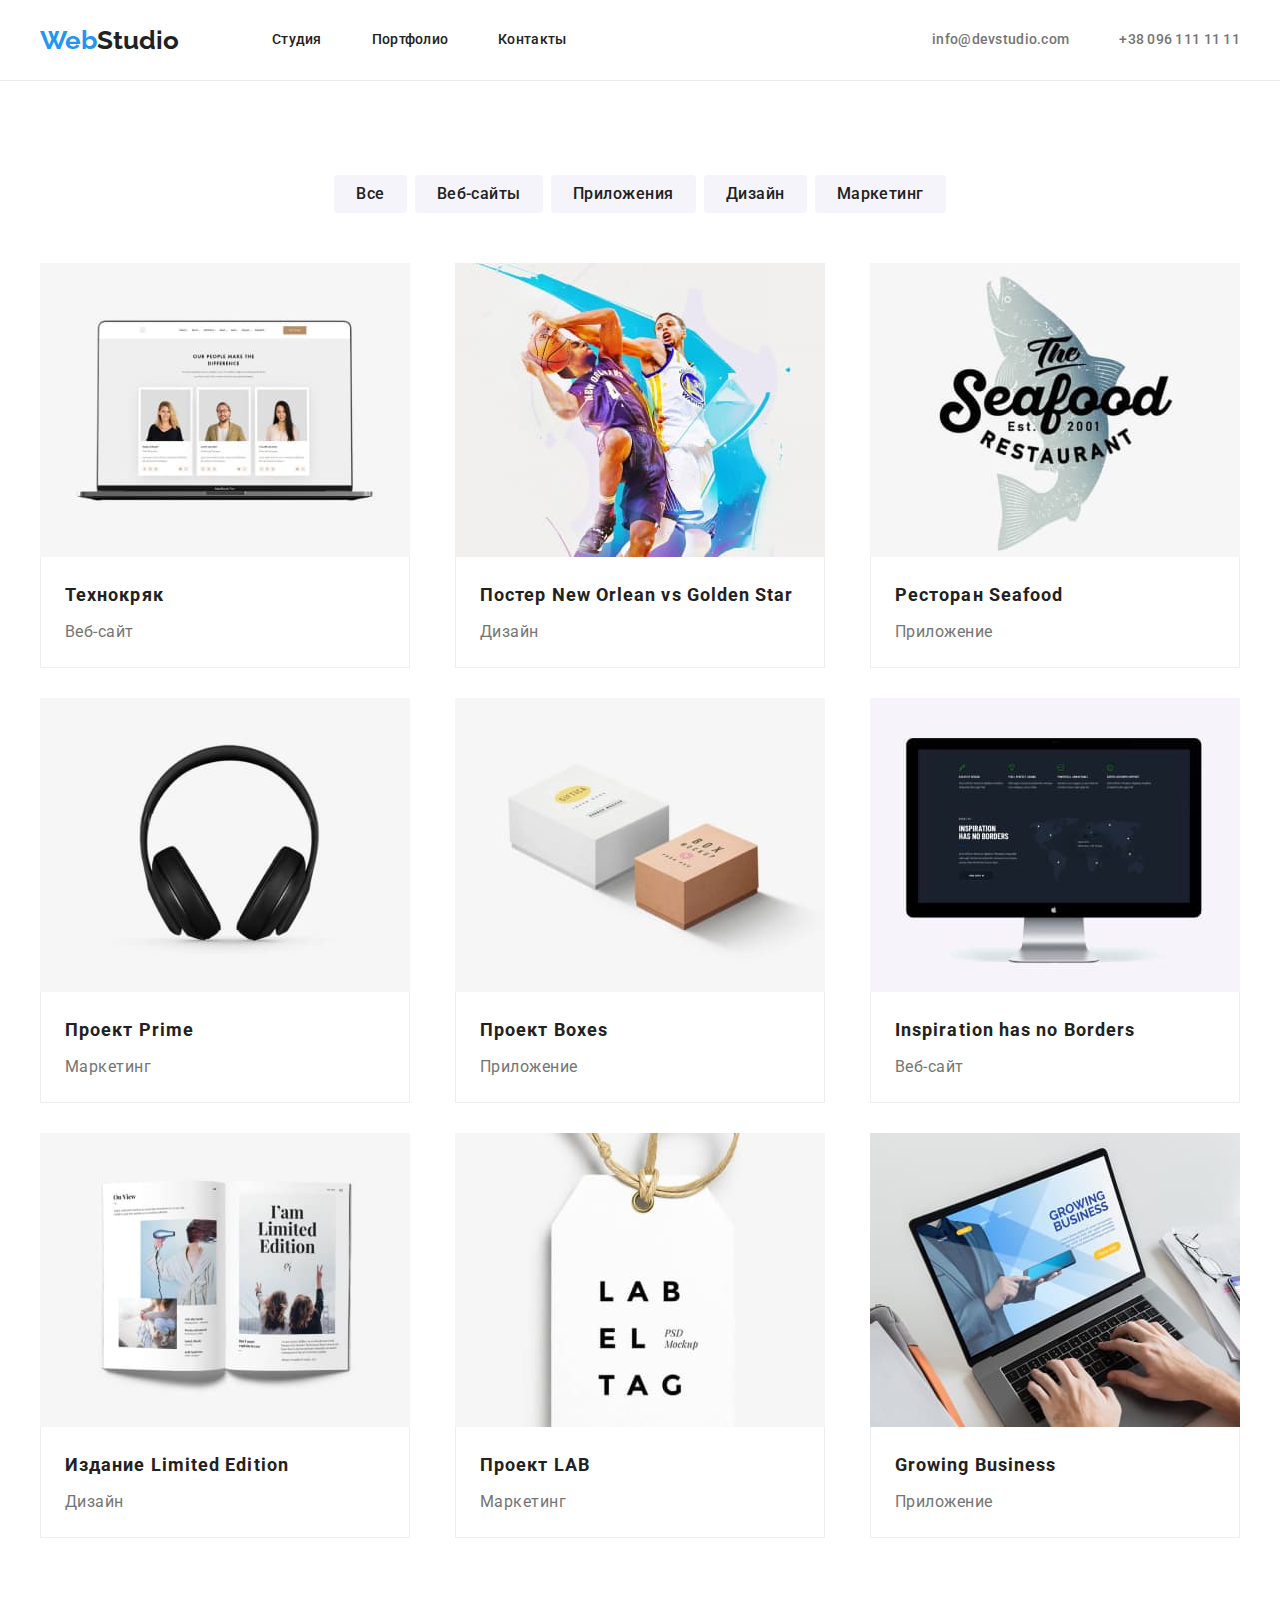
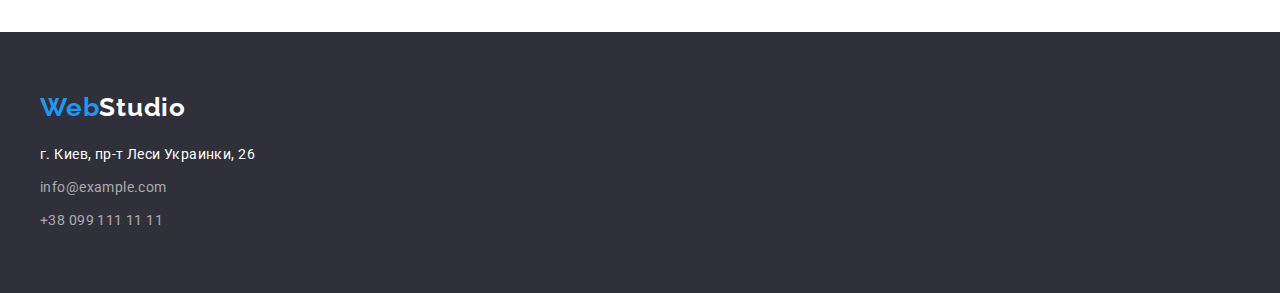
<file: portfolio.html>
<!DOCTYPE html>
<html lang="ru">
<head>
    <meta charset="UTF-8">
    <meta http-equiv="X-UA-Compatible" content="IE=edge">
    <meta name="viewport" content="width=device-width, initial-scale=1.0">
    <title>Document</title>
    <link rel="stylesheet" href="css/styles.css">
    <link rel="preconnect" href="https://fonts.googleapis.com">
    <link rel="preconnect" href="https://fonts.gstatic.com" crossorigin>
    <link href="https://fonts.googleapis.com/css2?family=Raleway:wght@700&family=Roboto:wght@400;500;700;900&display=swap"
        rel="stylesheet">
</head>
<body>
    <header class="header">
        <div class="container">
            <nav class="navigation">
                <a href="WebStudio" class="header-logo"><span class="web">Web</span>Studio</a>
                <ul class="nav">
                    <li class="nav-item"><a href="index.html" class="nav-item-link">Студия</a></li>
                    <li class="nav-item"><a href="" class="nav-item-link">Портфолио</a></li>
                    <li class="nav-item"><a href="" class="nav-item-link">Контакты</a></li>
                </ul>
            </nav>
            <ul class="mail-phone">
                <li class="mail-phone-item"><a href="mailto:info@devstudio.com" class="mail">info@devstudio.com</a></li>
                <li class="mail-phone-item"><a href="tel:+380961111111" class="phone-number">+38 096 111 11 11</a></li>
            </ul>
        </div>
    </header>
    <main>
        <section class="main">
            <div class="container">
                <ul class="button-list">
                    <li class="item-filter-btn"><button type="button" class="filter-btn">Все</button></li>
                    <li class="item-filter-btn"><button type="button" class="filter-btn">Веб-сайты</button></li>
                    <li class="item-filter-btn"><button type="button" class="filter-btn">Приложения</button></li>
                    <li class="item-filter-btn"><button type="button" class="filter-btn">Дизайн</button></li>
                    <li class="item-filter-btn"><button type="button" class="filter-btn">Маркетинг</button></li>
                </ul>
                <ul class="categories-list">
                    <li class="categories-item-list">
                        <img src="images/technokryak.jpg" alt="Технокряк" width="370" height="294">
                        <div class="categories-item">
                            <h3 class="categories-item-title">Технокряк</h3>
                            <p class="categories-item-content">Веб-сайт</p>
                        </div>
                    </li>
                    <li class="categories-item-list">
                        <img src="images/basketball.jpg" alt="Постер" width="370" height="294">
                        <div class="categories-item">
                            <h3 class="categories-item-title">Постер New Orlean vs Golden Star</h3>
                            <p class="categories-item-content">Дизайн</p>
                        </div>
                    </li>
                    <li class="categories-item-list">
                        <img src="images/seafood.jpg" alt="Ресторан" width="370" height="294">
                        <div class="categories-item">
                            <h3 class="categories-item-title">Ресторан Seafood</h3>
                            <p class="categories-item-content">Приложение</p>
                        </div>
                    </li>
                    <li class="categories-item-list">
                        <img src="images/headphones.jpg" alt="Проект" width="370" height="294">
                        <div class="categories-item">
                            <h3 class="categories-item-title">Проект Prime</h3>
                            <p class="categories-item-content">Маркетинг</p>
                        </div>
                    </li>
                    <li class="categories-item-list">
                        <img src="images/boxes.jpg" alt="Проект коробки" width="370" height="294">
                        <div class="categories-item">
                            <h3 class="categories-item-title">Проект Boxes</h3>
                            <p class="categories-item-content">Приложение</p>
                        </div>
                    </li>
                    <li class="categories-item-list">
                        <img src="images/monitor.jpg" alt="Монітор" width="370" height="294">
                        <div class="categories-item">
                            <h3 class="categories-item-title">Inspiration has no Borders</h3>
                            <p class="categories-item-content">Веб-сайт</p>
                        </div>
                    </li>
                    <li class="categories-item-list">
                        <img src="images/book.jpg" alt="Книжка" width="370" height="294">
                        <div class="categories-item">
                            <h3 class="categories-item-title">Издание Limited Edition</h3>
                            <p class="categories-item-content">Дизайн</p>
                        </div>
                    </li>
                    <li class="categories-item-list">
                        <img src="images/tag.jpg" alt="Бірка" width="370" height="294">
                        <div class="categories-item">
                            <h3 class="categories-item-title">Проект LAB</h3>
                            <p class="categories-item-content">Маркетинг</p>
                        </div>
                    </li>
                    <li class="categories-item-list">
                        <img src="images/laptop.jpg" alt="Ноутбук" width="370" height="294">
                        <div class="categories-item">
                            <h3 class="categories-item-title">Growing Business</h3>
                            <p class="categories-item-content">Приложение</p>
                        </div>
                    </li>
                </ul>
            </div>
        </section>
    </main>
    <footer class="footer">
        <div class="container">
            <div class="web-studio">
                <a href="WebStudio" class="footer-logo"><span class="web">Web</span>Studio</a>
            </div>
            <address class="address">
                <ul class="address-list">
                    <li class="address-item-city"><a href="г. Киев, пр-т Леси Украинки, 26" class="city">г. Киев, пр-т Леси Украинки, 26</a></li>
                    <li class="address-item-mail"><a href="info@example.com" class="address-mail">info@example.com</a></li>
                    <li class="address-item-phone"><a href="tel:+380991111111" class="address-phone">+38 099 111 11 11</a></li>
                </ul>
            </address>
        </div>
    </footer>
</body>
</html>
</file>
<file: css/styles.css>
body {
    margin: 0;
    font-family: 'Roboto', sans-serif;
    color: #000000;
}
h1,
h2,
h3,
h4,
h5,
h6,
p,
ul {
    margin: 0;
    padding: 0px;
}
img {
    display: block;
    max-width: 100%;
    height: auto;
}
.container {
    width: 1200px;
    padding-left: 15px;
    padding-right: 15px;
    margin: 0 auto;
}
.header {
    border-bottom: 1px solid #ECECEC;
}
.header-logo {
    font-family: 'Raleway';
    font-style: normal;
    font-weight: 700;
    font-size: 26px;
    line-height: 1.19;
    color: #212121;
    text-decoration: none;
    display: flex;
    align-items: center;
    margin-right: 93px;
}
.web {
    color: #2196F3;
}
.header .container {
    display: flex;
}
.mail-phone {
    display: flex;
}
.nav {
    display: flex;
}
.navigation {
    display: flex;
}
.nav-item:not(:last-child) {
    margin-right: 50px;
}
.nav-item-link,
.mail,
.phone-number {
    display: block;
    text-decoration: none;
    padding-top: 32px;
    padding-bottom: 32px;
}
.nav-item {
    font-family: 'Roboto';
    font-style: normal;
    font-weight: 500;
    font-size: 14px;
    line-height: 1.14;
    letter-spacing: 0.02em;
}

.nav-item-link {
    color: #212121;
}

.nav-item-link:hover {
    color: #2196F3;
}
.mail-phone {
    margin-left: auto;
}
.mail-phone-item:not(:last-child) {
    margin-right: 50px;
}

.mail,
.phone-number {
    font-family: 'Roboto';
    font-style: normal;
    font-weight: 500;
    font-size: 14px;
    line-height: 1.14;
    letter-spacing: 0.02em;
    color: #757575;
}

.mail:visited,
.phone-number:visited {
    color: #757575;
}

.mail:hover,
.phone-number:hover {
    color: #2196F3;
}

.main-decision {
    background-color: #2F303A;
    padding: 200px 0;
}
.decision-title {
    font-family: 'Roboto';
    font-style: normal;
    font-weight: 900;
    font-size: 44px;
    line-height: 1.36;
    text-align: center;
    align-items: center;
    letter-spacing: 0.06em;
    text-transform: uppercase;
    color: #FFFFFF;
    width: 696px;
    height: 120px;
    margin: 0 auto 30px;
}

.button {
    font-weight: 700;
    font-size: 16px;
    line-height: 30px;
    display: flex;
    align-items: center;
    text-align: center;
    letter-spacing: 0.06em;
    background-color: #2196F3;
    box-shadow: 0px 4px 4px rgba(0, 0, 0, 0.15);
    border: none;
    border-radius: 4px;
    color: #FFFFFF;
    cursor: pointer;
    padding: 10px 32px;
    margin: 0 auto;
}

.decision {
    padding-top: 94px;
    padding-bottom: 94px;
}

.decision-item-title {
    font-family: 'Roboto';
    font-style: normal;
    font-weight: 700;
    font-size: 14px;
    line-height: 1.14;
    letter-spacing: 0.03em;
    text-transform: uppercase;
    color: #212121;
    margin-bottom: 10px;
}

.decision-item-content {
    font-size: 14px;
    line-height: 1.71;
    letter-spacing: 0.03em;
    color: #757575;
}

.decision-list {
    display: flex;
    padding-left: 0;
}

.decision-item-list:not(:last-child) {
    margin-right: 30px;
}

.main-do {
    padding-bottom: 94px;
}

.do-list {
    display: flex;
    padding-left: 0;
}

.do-item-list:not(:last-child) {
    margin-right: 30px;
}

.do-title {
    font-weight: 700;
    font-size: 36px;
    line-height: 1.17;
    text-align: center;
    letter-spacing: 0.03em;
    color: #212121;
    margin-bottom: 50px;
}

.main-team {
    padding-top: 94px;
    padding-bottom: 94px;
}

.main-team {
    background-color: #F5F4FA;
}

.team-title {
    font-weight: 700;
    font-size: 36px;
    line-height: 42px;
    text-align: center;
    letter-spacing: 0.03em;
    color: #212121;
    margin-bottom: 50px;
}

.team-list {
    display: flex;
    padding-left: 0;
}

.team-item-list {
    background: #FFFFFF;
    box-shadow: 0px 1px 3px rgba(0, 0, 0, 0.12), 0px 1px 1px rgba(0, 0, 0, 0.14), 0px 2px 1px rgba(0, 0, 0, 0.2);
    border-radius: 0px 0px 4px 4px;
}

.team-item-list:not(:last-child) {
    margin-right: 30px;
}

.participant {
    font-family: 'Roboto';
    font-style: normal;
    font-weight: 500;
    font-size: 16px;
    line-height: 19px;
    text-align: center;
    letter-spacing: 0.03em;
    color: #212121;
    margin-bottom: 10px;
}

.participant-job {
    font-family: 'Roboto';
    font-style: normal;
    font-weight: 400;
    font-size: 16px;
    line-height: 19px;
    text-align: center;
    letter-spacing: 0.03em;
    color: #757575;
}
.participant-participant-job {
    padding-top: 30px;
    padding-bottom: 30px;
}
.footer {
    background-color: #2F303A;
    padding-top: 60px;
    padding-bottom: 60px;
}
.footer-logo {
    font-family: 'Raleway';
    font-style: normal;
    font-weight: 700;
    font-size: 26px;
    line-height: 1.19;
    letter-spacing: 0.03em;
    color: #FFFFFF;
    text-decoration: none;
}
.footer-logo {
    display: block;
    margin-bottom: 20px;
}
.city {
    font-size: 14px;
    line-height: 1.71;
    letter-spacing: 0.03em;
    color: #FFFFFF;
    text-decoration: none;
    font-style: normal;
}
.address-list li:not(:last-child) {
    margin-bottom: 9px;
}
.address-mail {
    font-size: 14px;
    line-height: 1.71;
    letter-spacing: 0.03em;
    color: rgba(255, 255, 255, 0.6);
    text-decoration: none;
    font-style: normal;
}

.address-phone {
    font-size: 14px;
    line-height: 1.71;
    letter-spacing: 0.03em;
    color: rgba(255, 255, 255, 0.6);
    text-decoration: none;
    font-style: normal;
}
.address-item-phone {
    padding: 0;
}
.city:visited {
    color: #FFFFFF;
}

.address-mail:visited,
.address-phone:visited {
    color: rgba(255, 255, 255, 0.6);
}

.address-mail:hover,
.address-phone:hover,
.city:hover {
    color: #2196F3;
}
.button-list {
    display: flex;
    justify-content: center;
    margin-bottom: 50px;
}
.main {
    padding-top: 94px;
}
.filter-btn {
    font-family: 'Roboto';
    font-style: normal;
    font-weight: 500;
    font-size: 16px;
    line-height: 26px;
    text-align: center;
    letter-spacing: 0.03em;
    color: #212121;
    background: #F5F4FA;
    border: none;
    border-radius: 4px;
    cursor: pointer;
    padding: 6px 22px;
}

.item-filter-btn:not(:last-child) {
    margin-right: 8px;
}

.filter-btn:hover {
    font-family: 'Roboto';
    font-style: normal;
    font-weight: 500;
    font-size: 16px;
    line-height: 26px;
    text-align: center;
    letter-spacing: 0.03em;
    color: #FFFFFF;
    background: #2196F3;
    box-shadow: 0px 3px 1px rgba(0, 0, 0, 0.1), 0px 1px 2px rgba(0, 0, 0, 0.08), 0px 2px 2px rgba(0, 0, 0, 0.12);
    border-radius: 4px;
}

.categories-list {
    display: flex;
    flex-wrap: wrap;
    padding-left: 0;
    justify-content: space-between;
}

.categories-item-title {
    font-family: 'Roboto';
    font-style: normal;
    font-weight: 700;
    font-size: 18px;
    line-height: 2;
    letter-spacing: 0.06em;
    color: #212121;
    margin-bottom: 4px;
}
.categories-item-list:nth-child(-n + 6) {
    margin-bottom: 30px;
}
.main {
    padding-bottom: 94px;
}
.categories-item {
    padding: 20px 24px;
    border-right: 1px solid #EEEEEE;
    border-left: 1px solid #EEEEEE;
    border-bottom: 1px solid #EEEEEE;
}
.categories-item-content {
    font-size: 16px;
    line-height: 1.88;
    letter-spacing: 0.03em;
    color: #757575;
}

.second-categories-list {
    display: flex;
    padding-left: 0px;
    justify-content: space-between;
}

.second-categories-list {
    margin-bottom: 94px;
}

.nav,
.mail-phone,
.decision-list,
.do-list,
.team-list,
.address-list,
.button-list,
.categories-list,
.second-categories-list {
    list-style-type: none;
}
</file>
